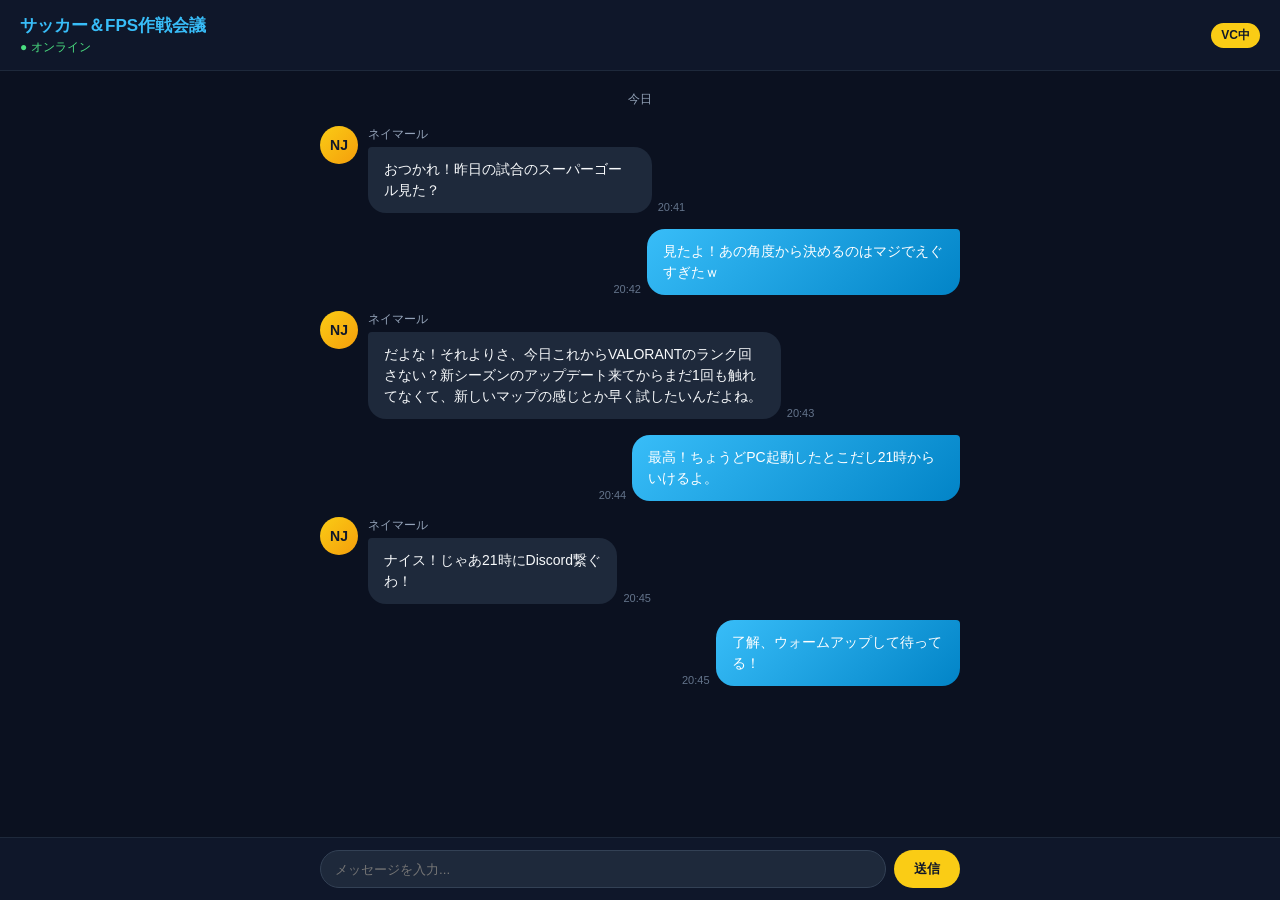
<file: chat.html>
<!DOCTYPE html>
<html lang="ja">

<head>
    <meta charset="UTF-8">
    <meta name="viewport" content="width=device-width, initial-scale=1.0">
    <title>チャット画面</title>
    <link rel="stylesheet" href="css/chat.css">
</head>

<body>
    <header class="chat-header">
        <div class="header-info">
            <h1>サッカー＆FPS作戦会議</h1>
            <p class="status">● オンライン</p>
        </div>
        <span class="badge">VC中</span>
    </header>

    <main class="chat-area">
        <div class="date-label">今日</div>

        <div class="message-row other">
            <div class="avatar">NJ</div>
            <div class="message-content">
                <span class="sender-name">ネイマール</span>
                <div class="bubble-wrap">
                    <div class="bubble other-bubble">
                        おつかれ！昨日の試合のスーパーゴール見た？
                    </div>
                    <span class="time">20:41</span>
                </div>
            </div>
        </div>

        <div class="message-row me">
            <div class="bubble-wrap">
                <span class="time">20:42</span>
                <div class="bubble me-bubble">
                    見たよ！あの角度から決めるのはマジでえぐすぎたｗ
                </div>
            </div>
        </div>

        <div class="message-row other">
            <div class="avatar">NJ</div>
            <div class="message-content">
                <span class="sender-name">ネイマール</span>
                <div class="bubble-wrap">
                    <div class="bubble other-bubble">
                        だよな！それよりさ、今日これからVALORANTのランク回さない？新シーズンのアップデート来てからまだ1回も触れてなくて、新しいマップの感じとか早く試したいんだよね。
                    </div>
                    <span class="time">20:43</span>
                </div>
            </div>
        </div>

        <div class="message-row me">
            <div class="bubble-wrap">
                <span class="time">20:44</span>
                <div class="bubble me-bubble">
                    最高！ちょうどPC起動したとこだし21時からいけるよ。
                </div>
            </div>
        </div>

        <div class="message-row other">
            <div class="avatar">NJ</div>
            <div class="message-content">
                <span class="sender-name">ネイマール</span>
                <div class="bubble-wrap">
                    <div class="bubble other-bubble">
                        ナイス！じゃあ21時にDiscord繋ぐわ！
                    </div>
                    <span class="time">20:45</span>
                </div>
            </div>
        </div>

        <div class="message-row me">
            <div class="bubble-wrap">
                <span class="time">20:45</span>
                <div class="bubble me-bubble">
                    了解、ウォームアップして待ってる！
                </div>
            </div>
        </div>
    </main>

    <footer class="input-area">
        <div class="input-box">
            <input type="text" placeholder="メッセージを入力...">
            <button type="button">送信</button>
        </div>
    </footer>
</body>

</html>
</file>
<file: css/chat.css>
body {
    margin: 0;
    font-family: 'Helvetica Neue', Arial, sans-serif;
    background-color: #0b1120;
    color: #f8fafc;
}

.chat-header {
    position: sticky;
    top: 0;
    background-color: #0f172a;
    border-bottom: 1px solid #1e293b;
    padding: 14px 20px;
    display: flex;
    justify-content: space-between;
    align-items: center;
}

.header-info h1 {
    margin: 0;
    font-size: 17px;
    color: #38bdf8;
}

.status {
    margin: 2px 0 0 0;
    font-size: 12px;
    color: #4ade80;
}

.badge {
    background-color: #facc15;
    color: #0f172a;
    font-size: 12px;
    font-weight: bold;
    padding: 4px 10px;
    border-radius: 999px;
}

.chat-area {
    max-width: 640px;
    margin: 0 auto;
    padding: 20px 16px 90px 16px;
}

.date-label {
    text-align: center;
    font-size: 12px;
    color: #94a3b8;
    margin-bottom: 18px;
}

.message-row {
    display: flex;
    margin-bottom: 16px;
    gap: 10px;
}

.other {
    justify-content: flex-start;
}

.me {
    justify-content: flex-end;
}

.avatar {
    width: 38px;
    height: 38px;
    border-radius: 50%;
    background: linear-gradient(135deg, #facc15, #f59e0b);
    color: #0f172a;
    font-weight: bold;
    font-size: 14px;
    display: flex;
    justify-content: center;
    align-items: center;
    flex-shrink: 0;
}

.message-content {
    max-width: 85%;
}

.sender-name {
    display: block;
    font-size: 12px;
    color: #94a3b8;
    margin-bottom: 4px;
}

.bubble-wrap {
    display: flex;
    align-items: flex-end;
    gap: 6px;
}

.me .bubble-wrap {
    justify-content: flex-end;
}

.bubble {
    padding: 12px 16px;
    border-radius: 18px;
    max-width: 70%;
    line-height: 1.5;
    font-size: 14px;
}

.other-bubble {
    background-color: #1e293b;
    color: #f8fafc;
    border-top-left-radius: 4px;
}

.me-bubble {
    background: linear-gradient(135deg, #38bdf8, #0284c7);
    color: #ffffff;
    border-top-right-radius: 4px;
}

.time {
    font-size: 11px;
    color: #64748b;
    flex-shrink: 0;
}

.input-area {
    position: fixed;
    bottom: 0;
    left: 0;
    right: 0;
    background-color: #0f172a;
    border-top: 1px solid #1e293b;
    padding: 12px 16px;
}

.input-box {
    max-width: 640px;
    margin: 0 auto;
    display: flex;
    gap: 8px;
}

.input-box input {
    flex: 1;
    padding: 10px 14px;
    border-radius: 999px;
    border: 1px solid #334155;
    background-color: #1e293b;
    color: #ffffff;
    outline: none;
}

.input-box button {
    padding: 10px 20px;
    border-radius: 999px;
    border: none;
    background-color: #facc15;
    color: #0f172a;
    font-weight: bold;
    cursor: pointer;
}
</file>
